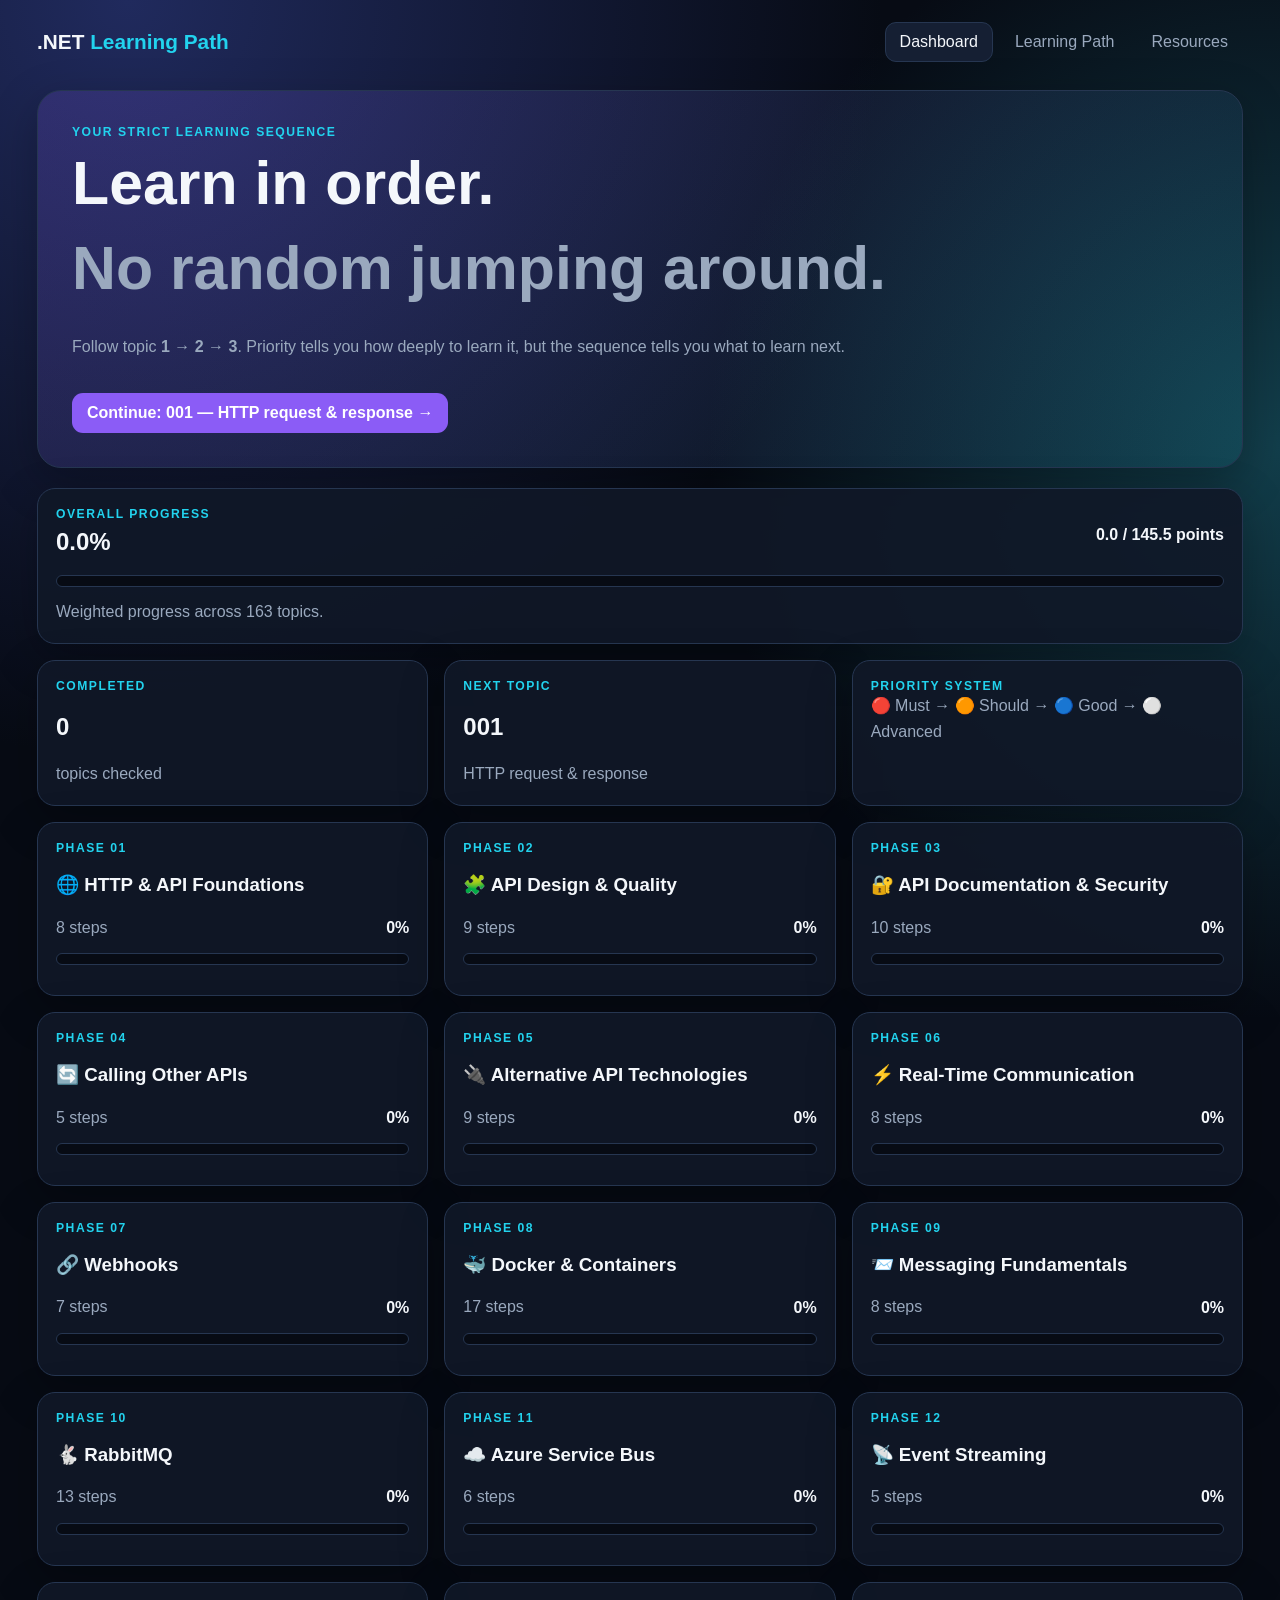
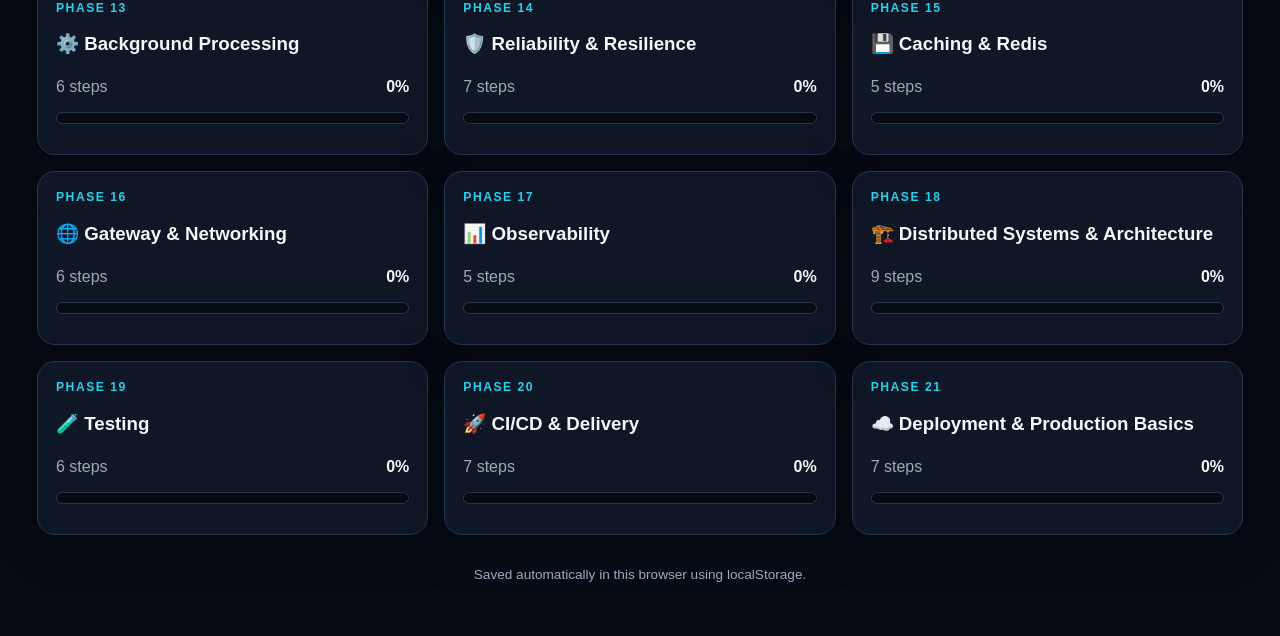
<file: index.html>
<!doctype html><html lang="en"><head><meta charset="UTF-8"><meta name="viewport" content="width=device-width,initial-scale=1"><title>.NET Backend Learning Path</title><link rel="stylesheet" href="css/style.css"></head><body data-page="home"><main class="shell" id="app"></main><script src="js/data.js"></script><script src="js/app.js"></script></body></html>
</file>
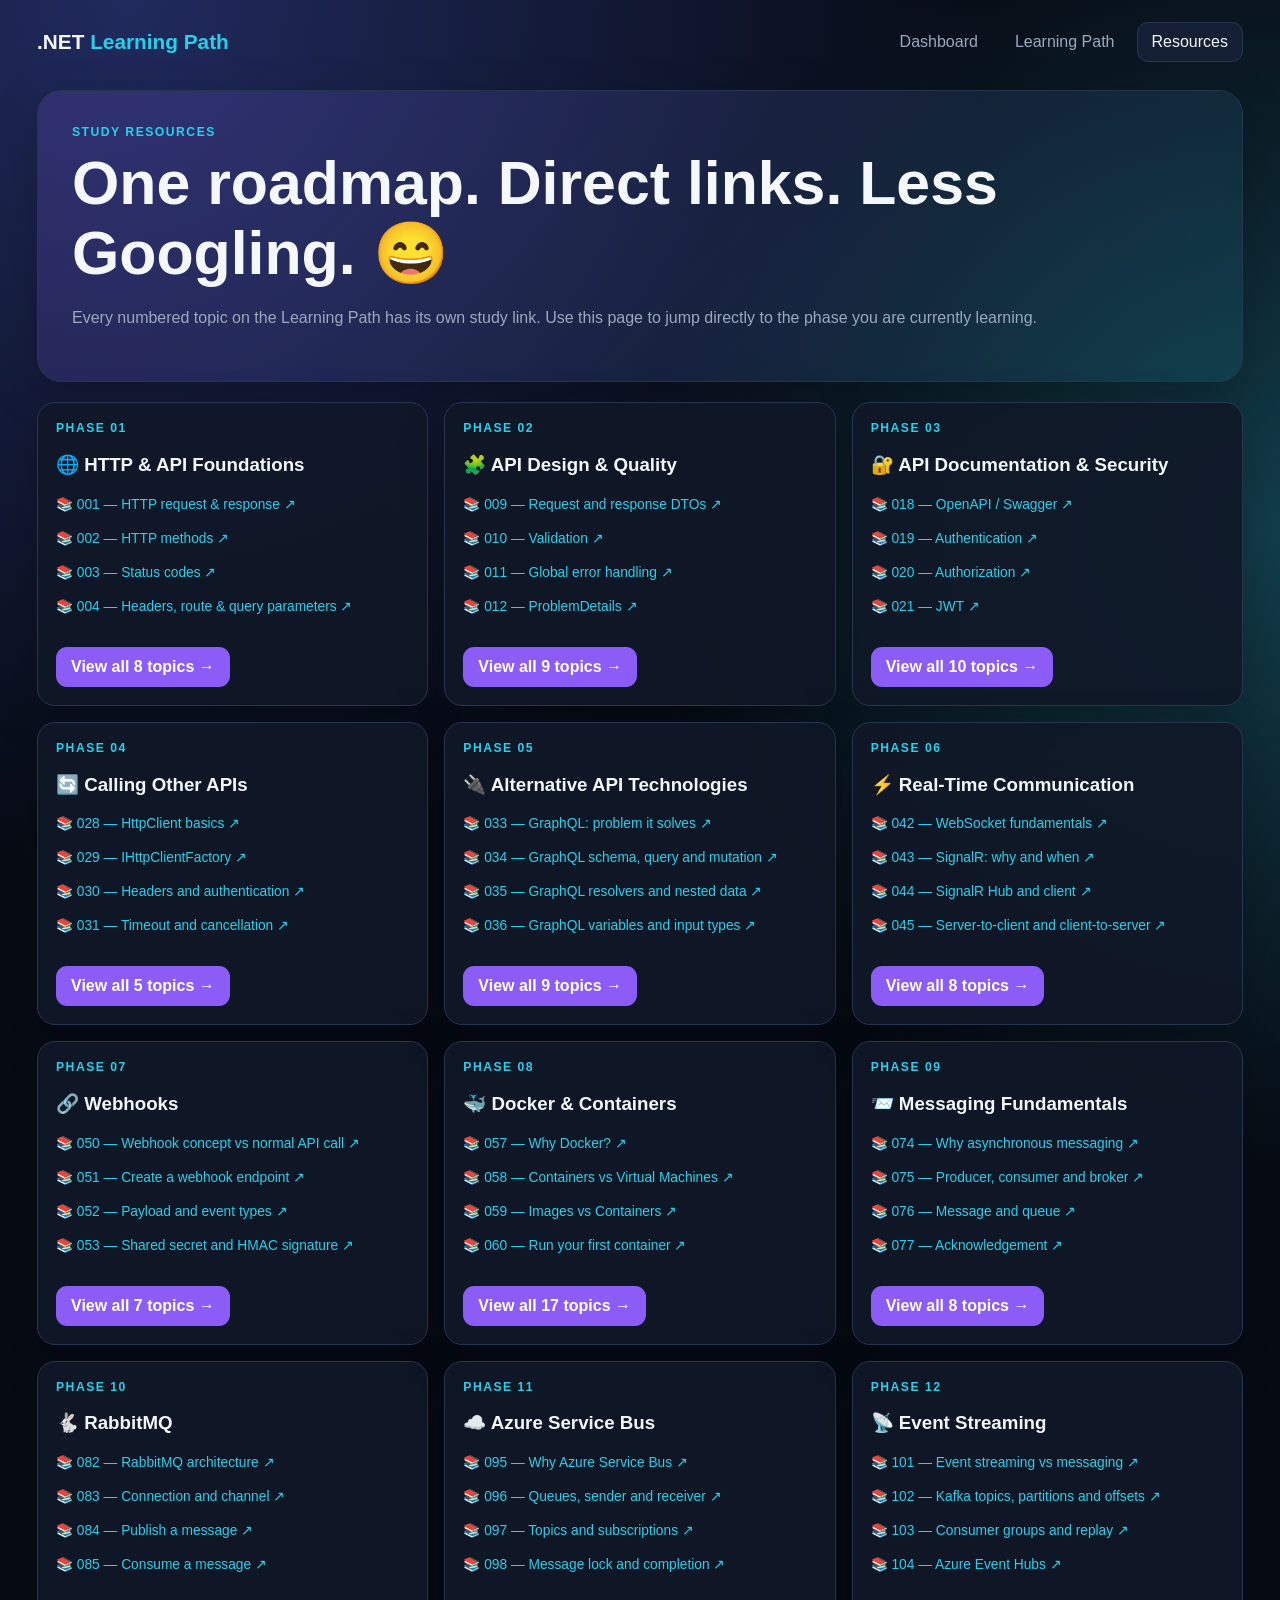
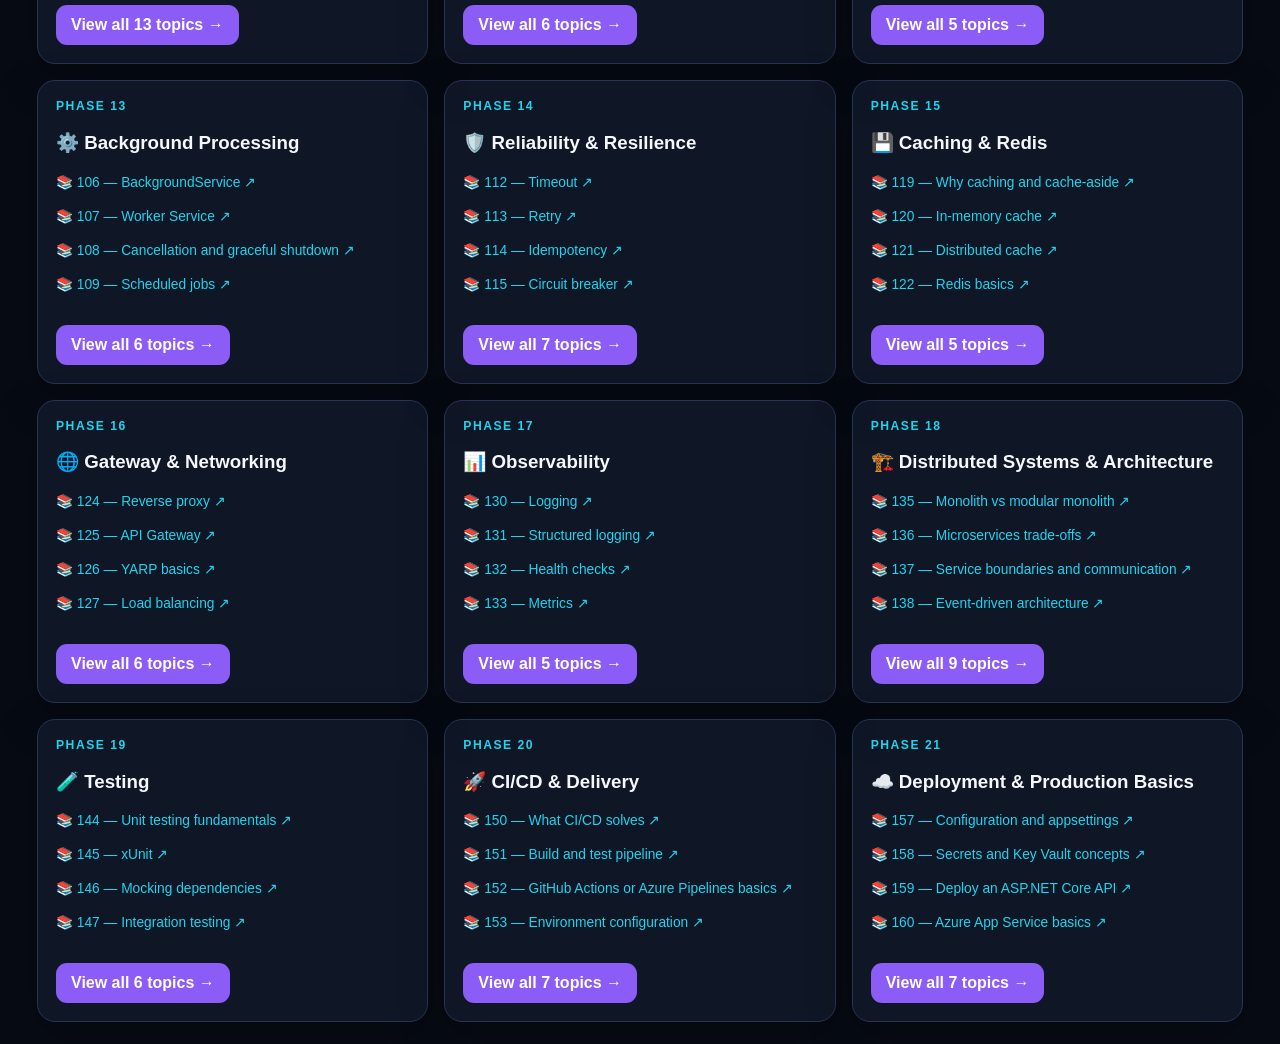
<file: resources.html>
<!doctype html><html lang="en"><head><meta charset="UTF-8"><meta name="viewport" content="width=device-width,initial-scale=1"><title>Resources</title><link rel="stylesheet" href="css/style.css"></head><body data-page="resources"><main class="shell" id="app"></main><script src="js/data.js"></script><script src="js/app.js"></script></body></html>
</file>
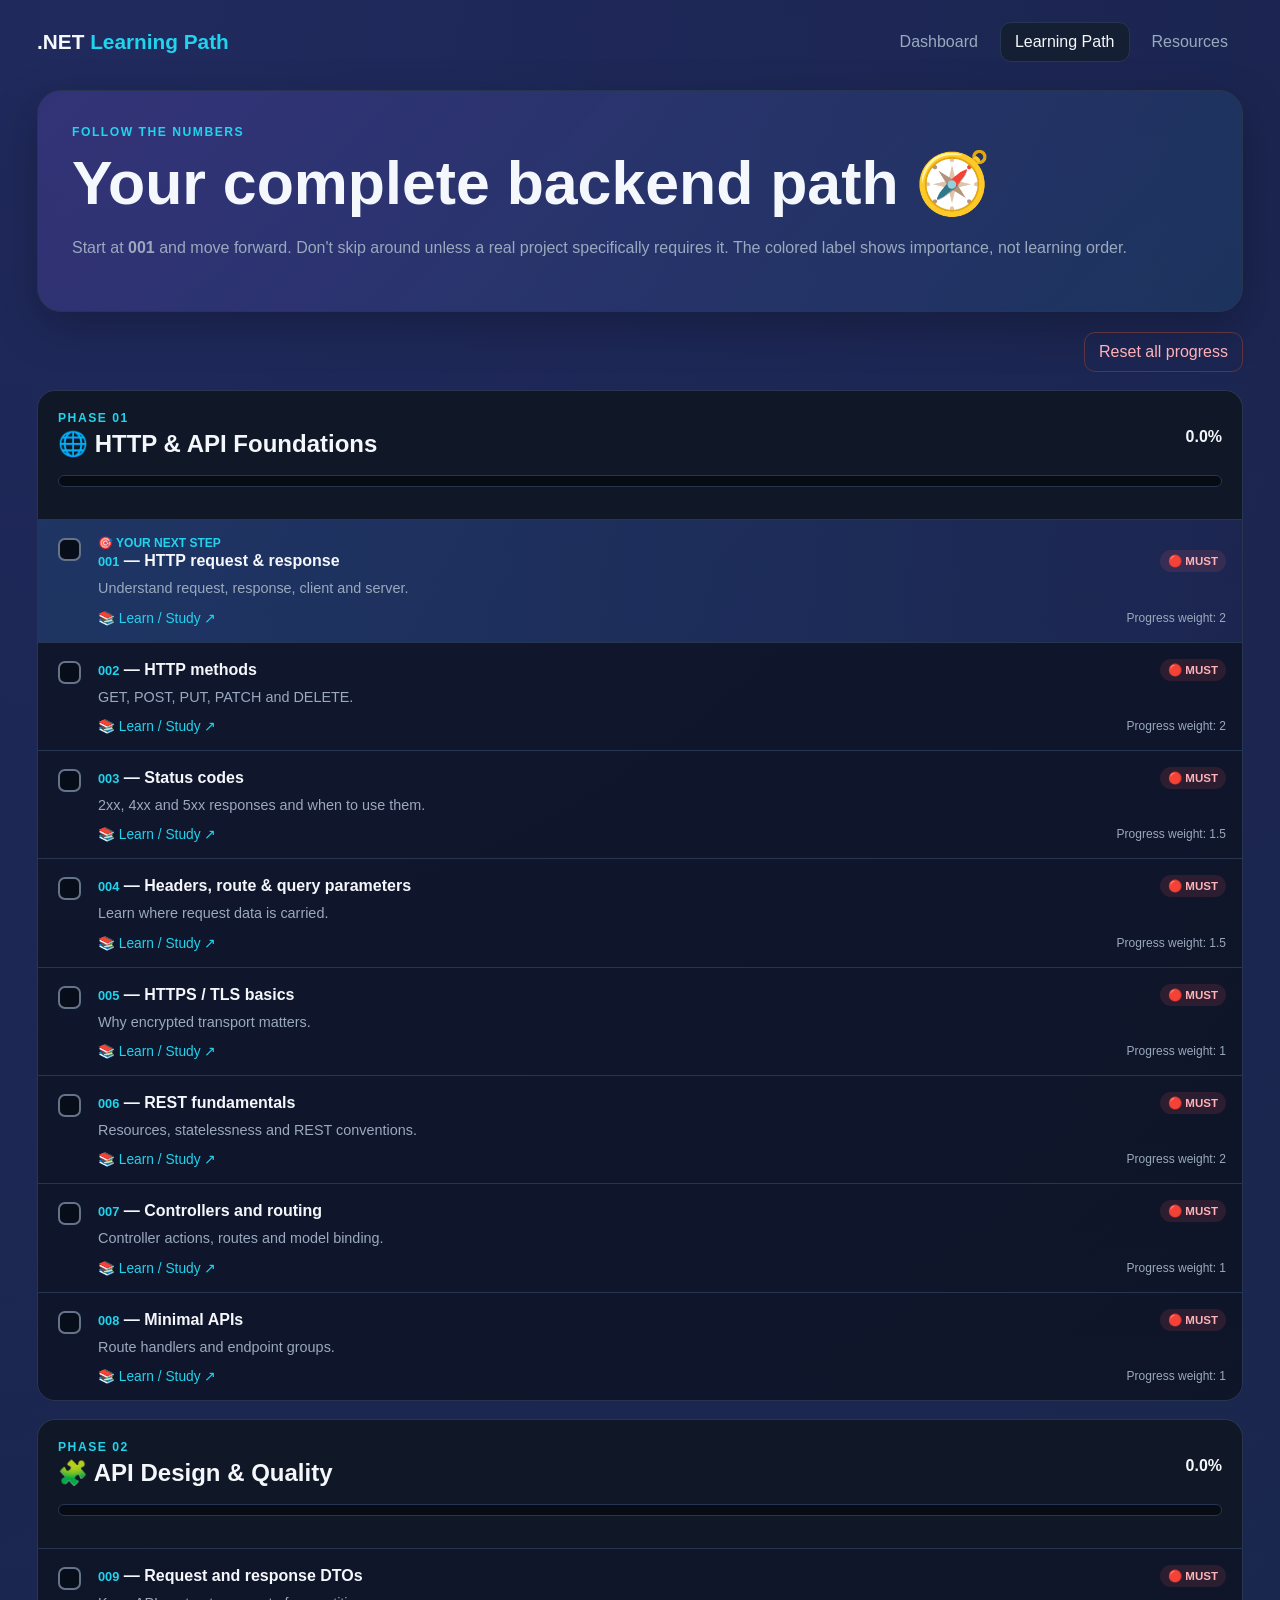
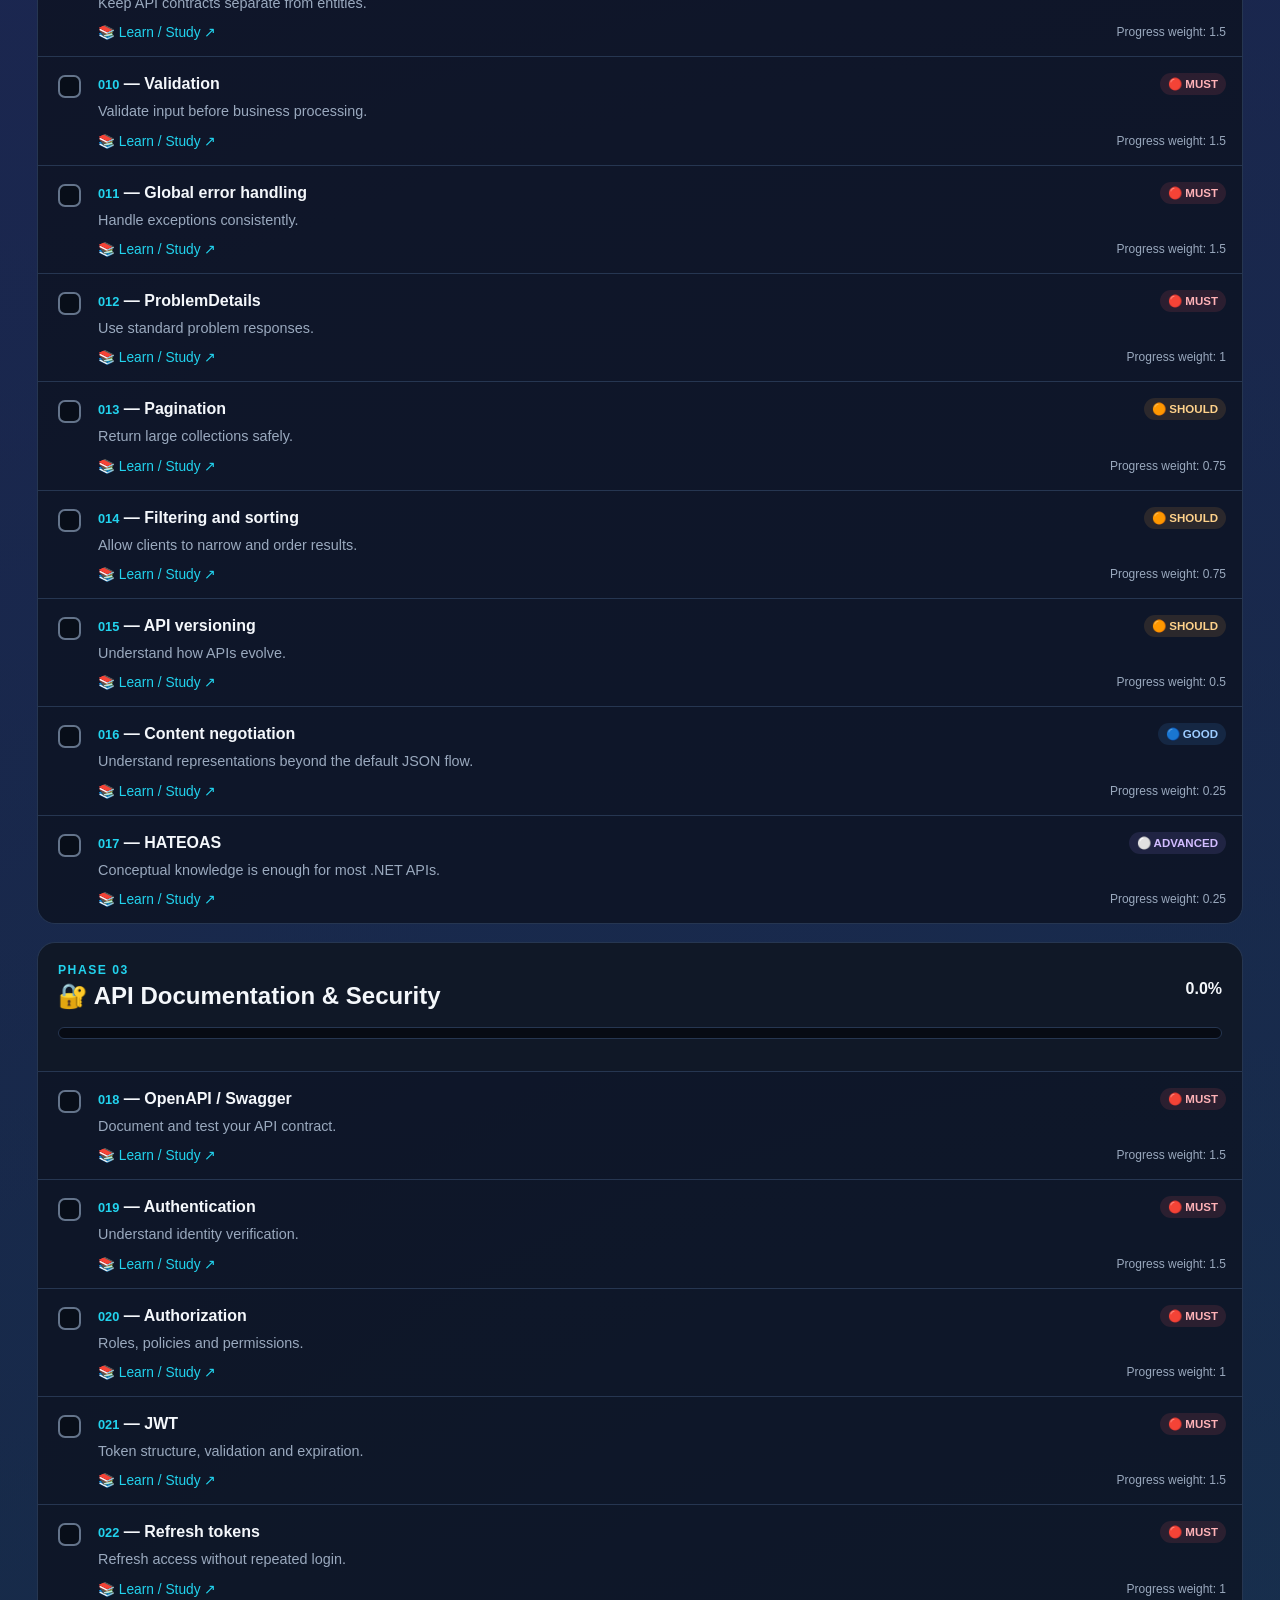
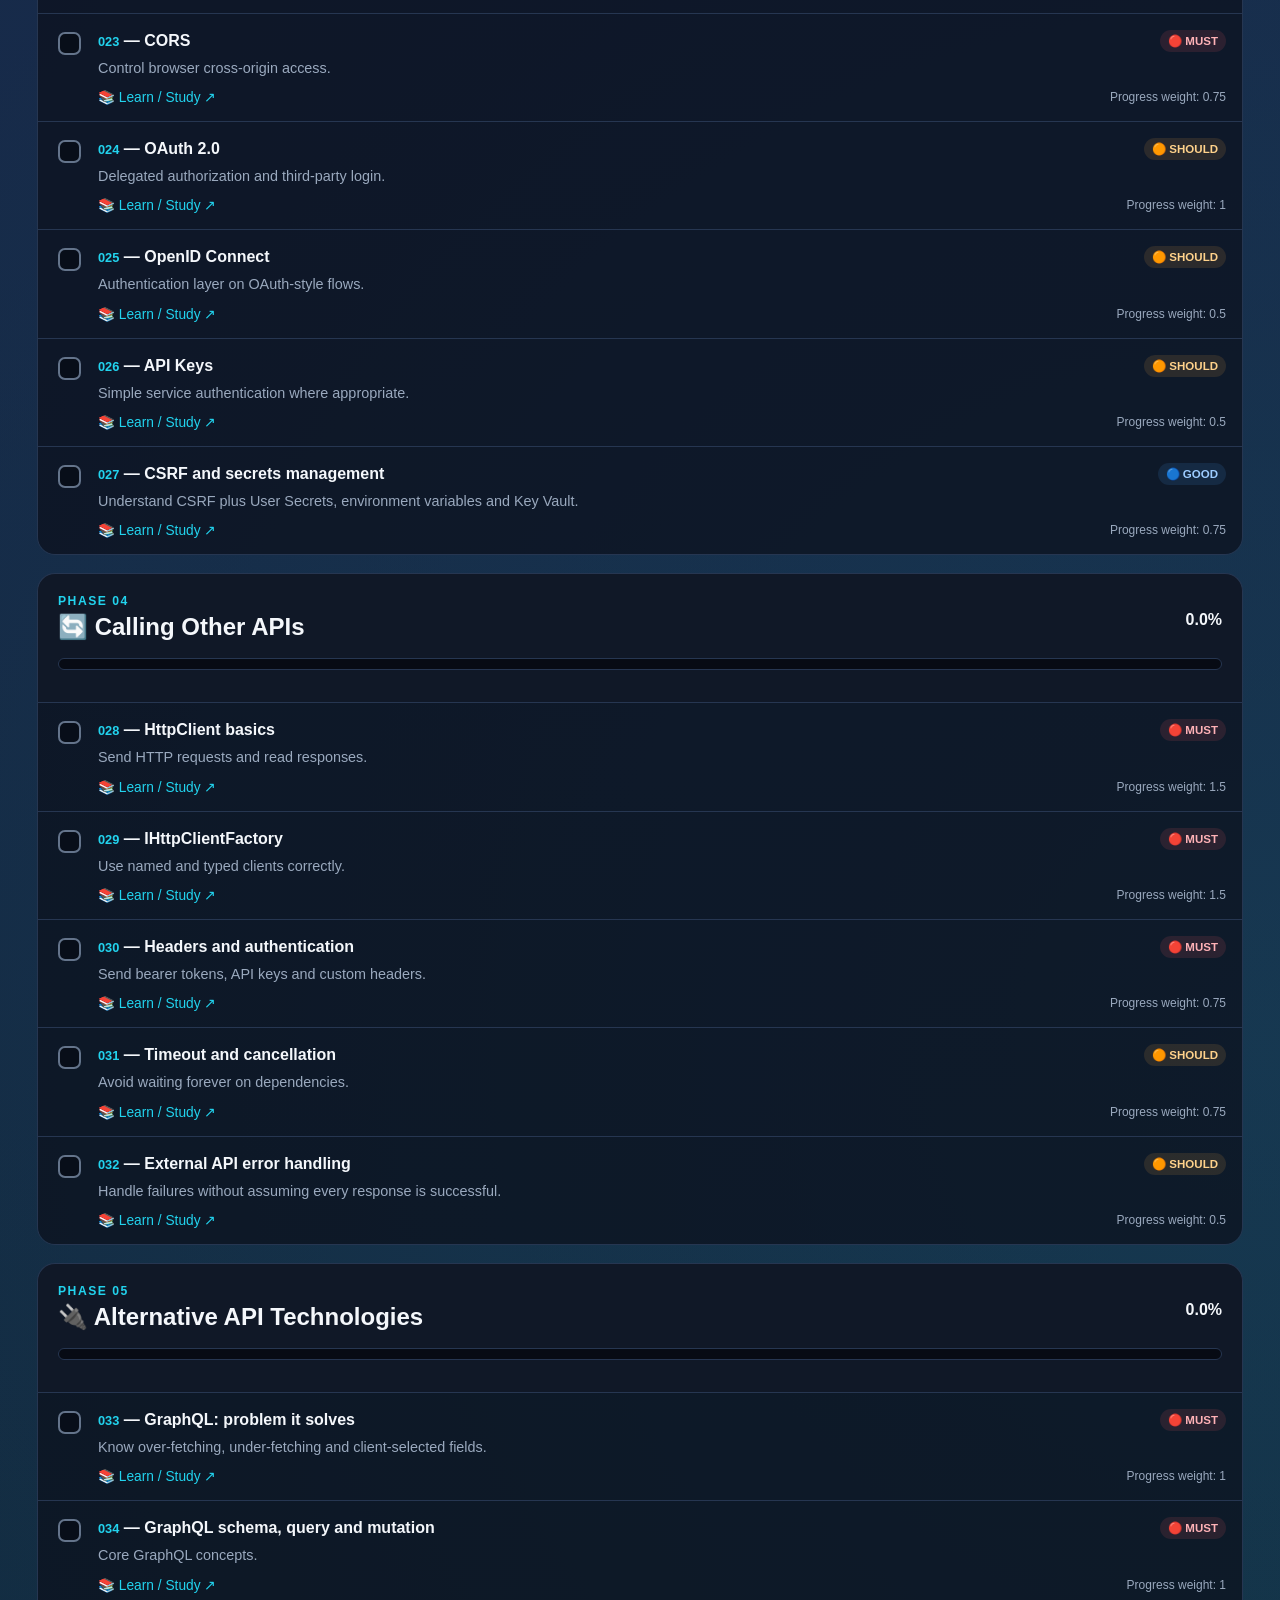
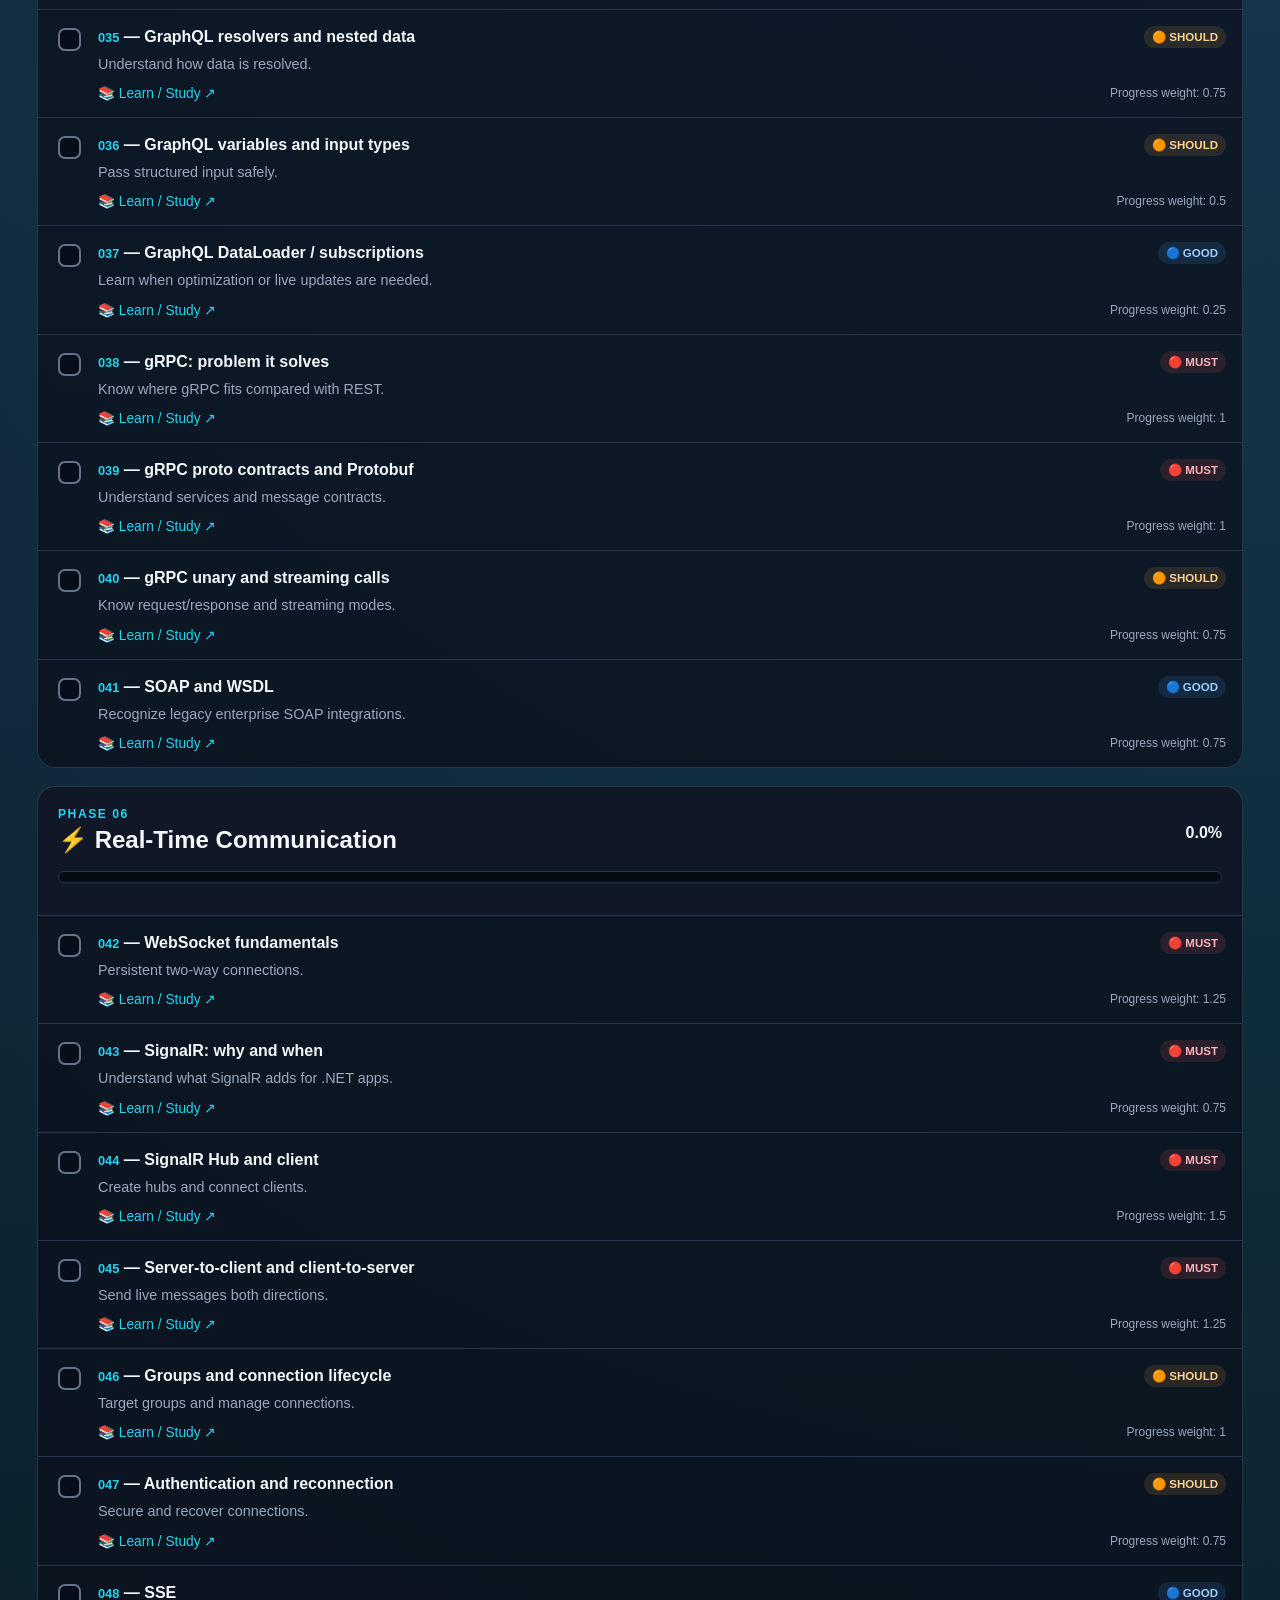
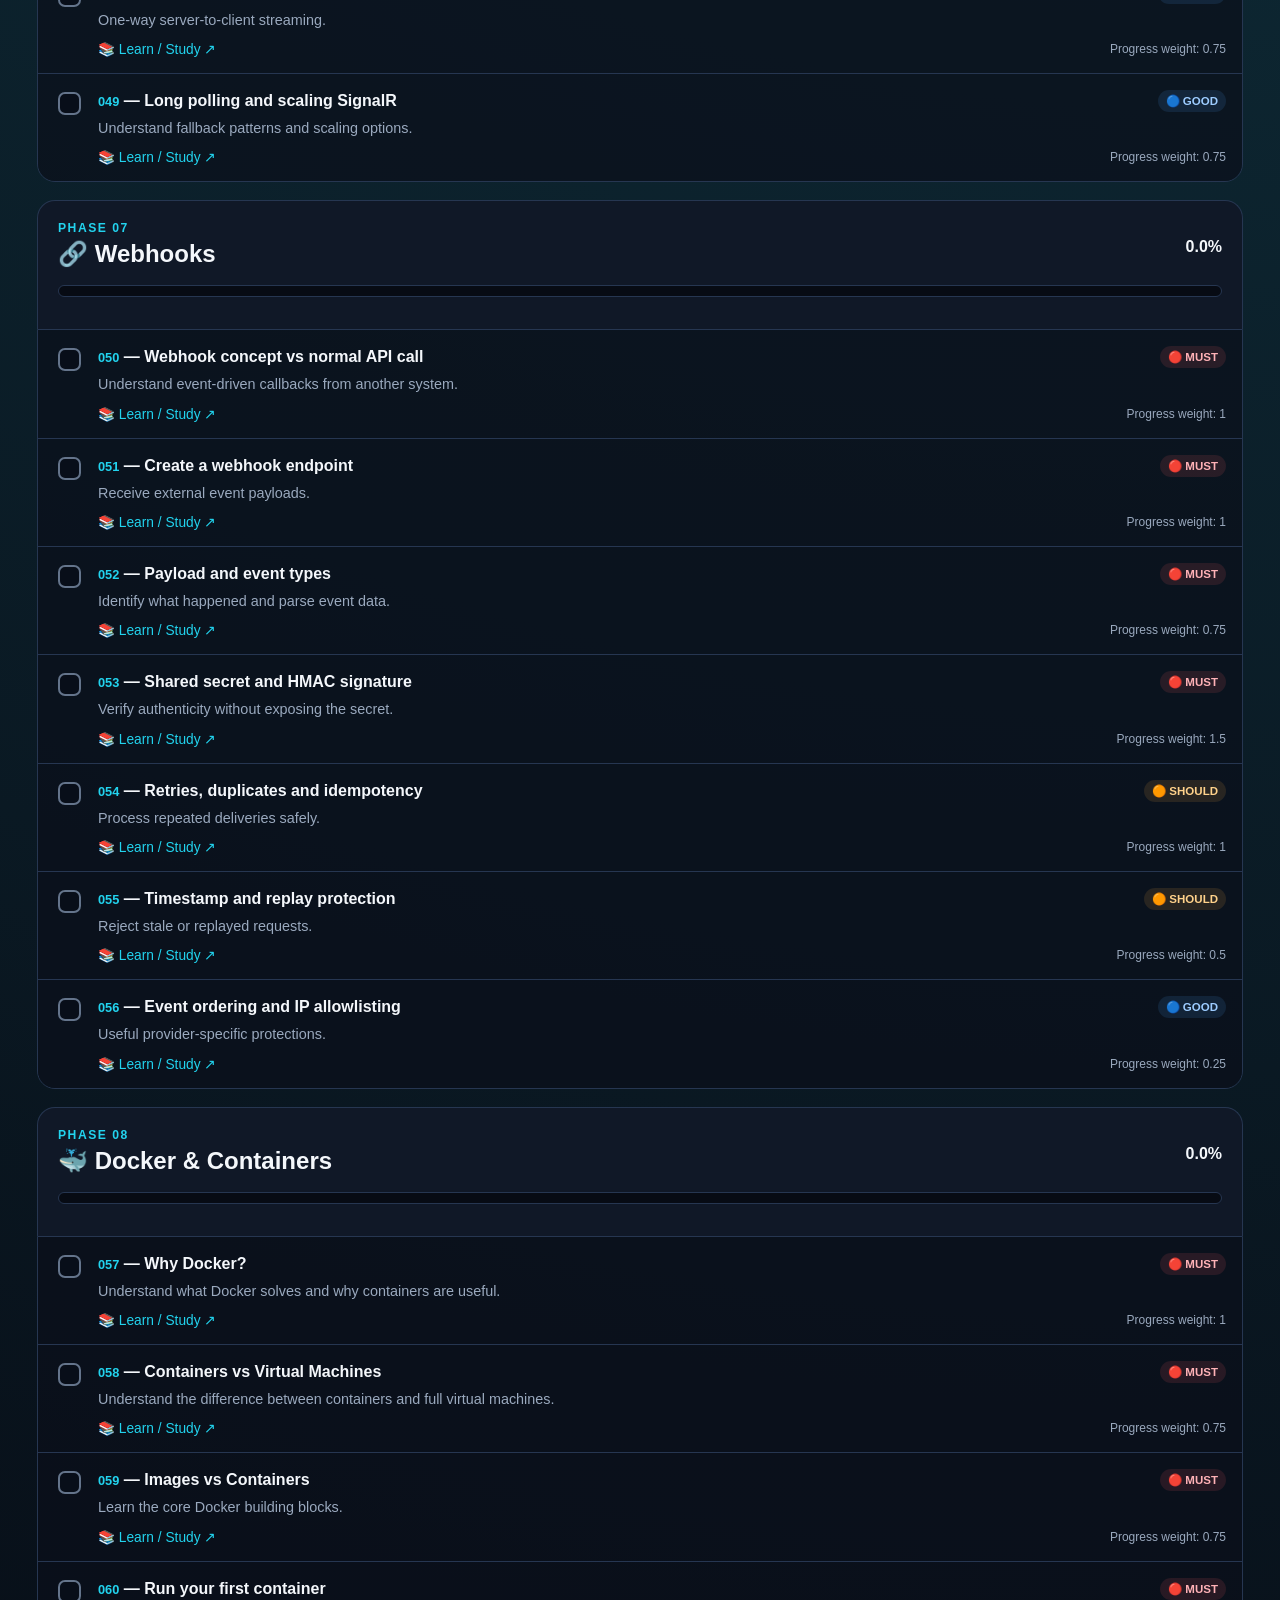
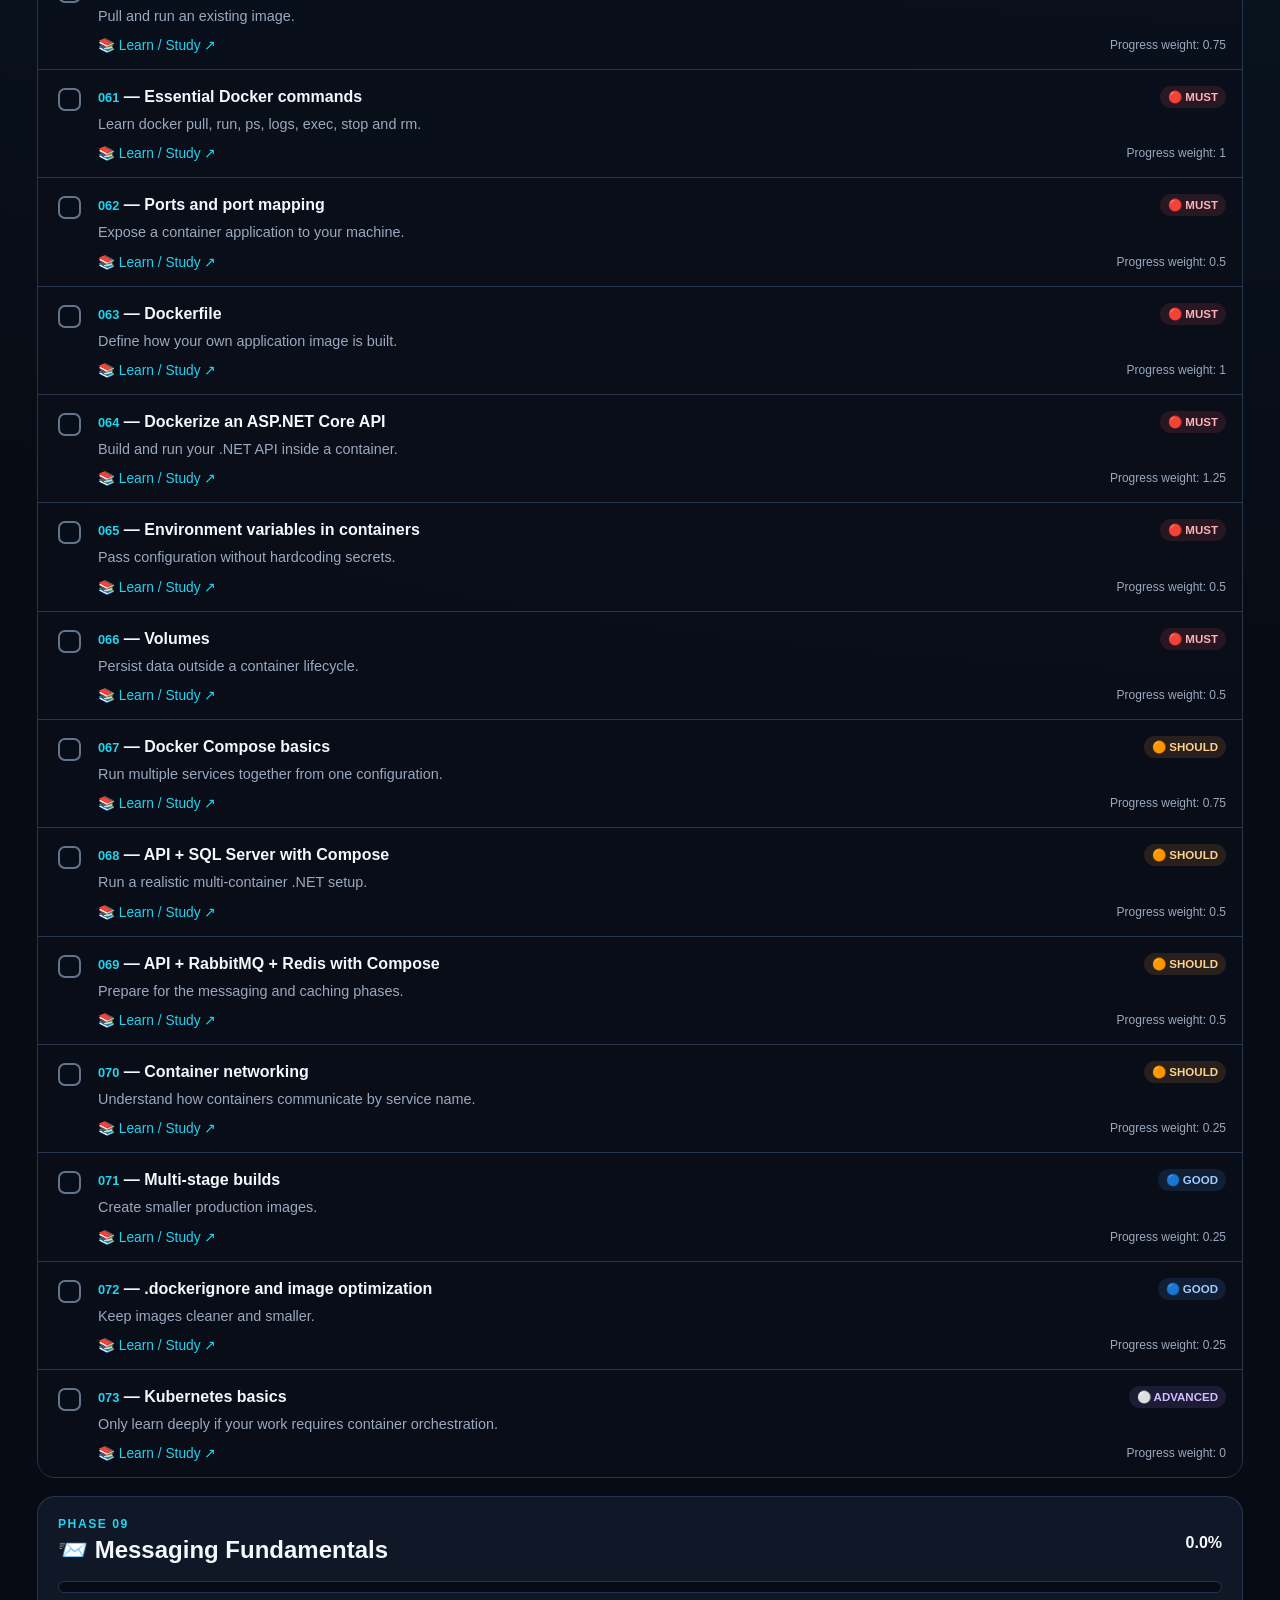
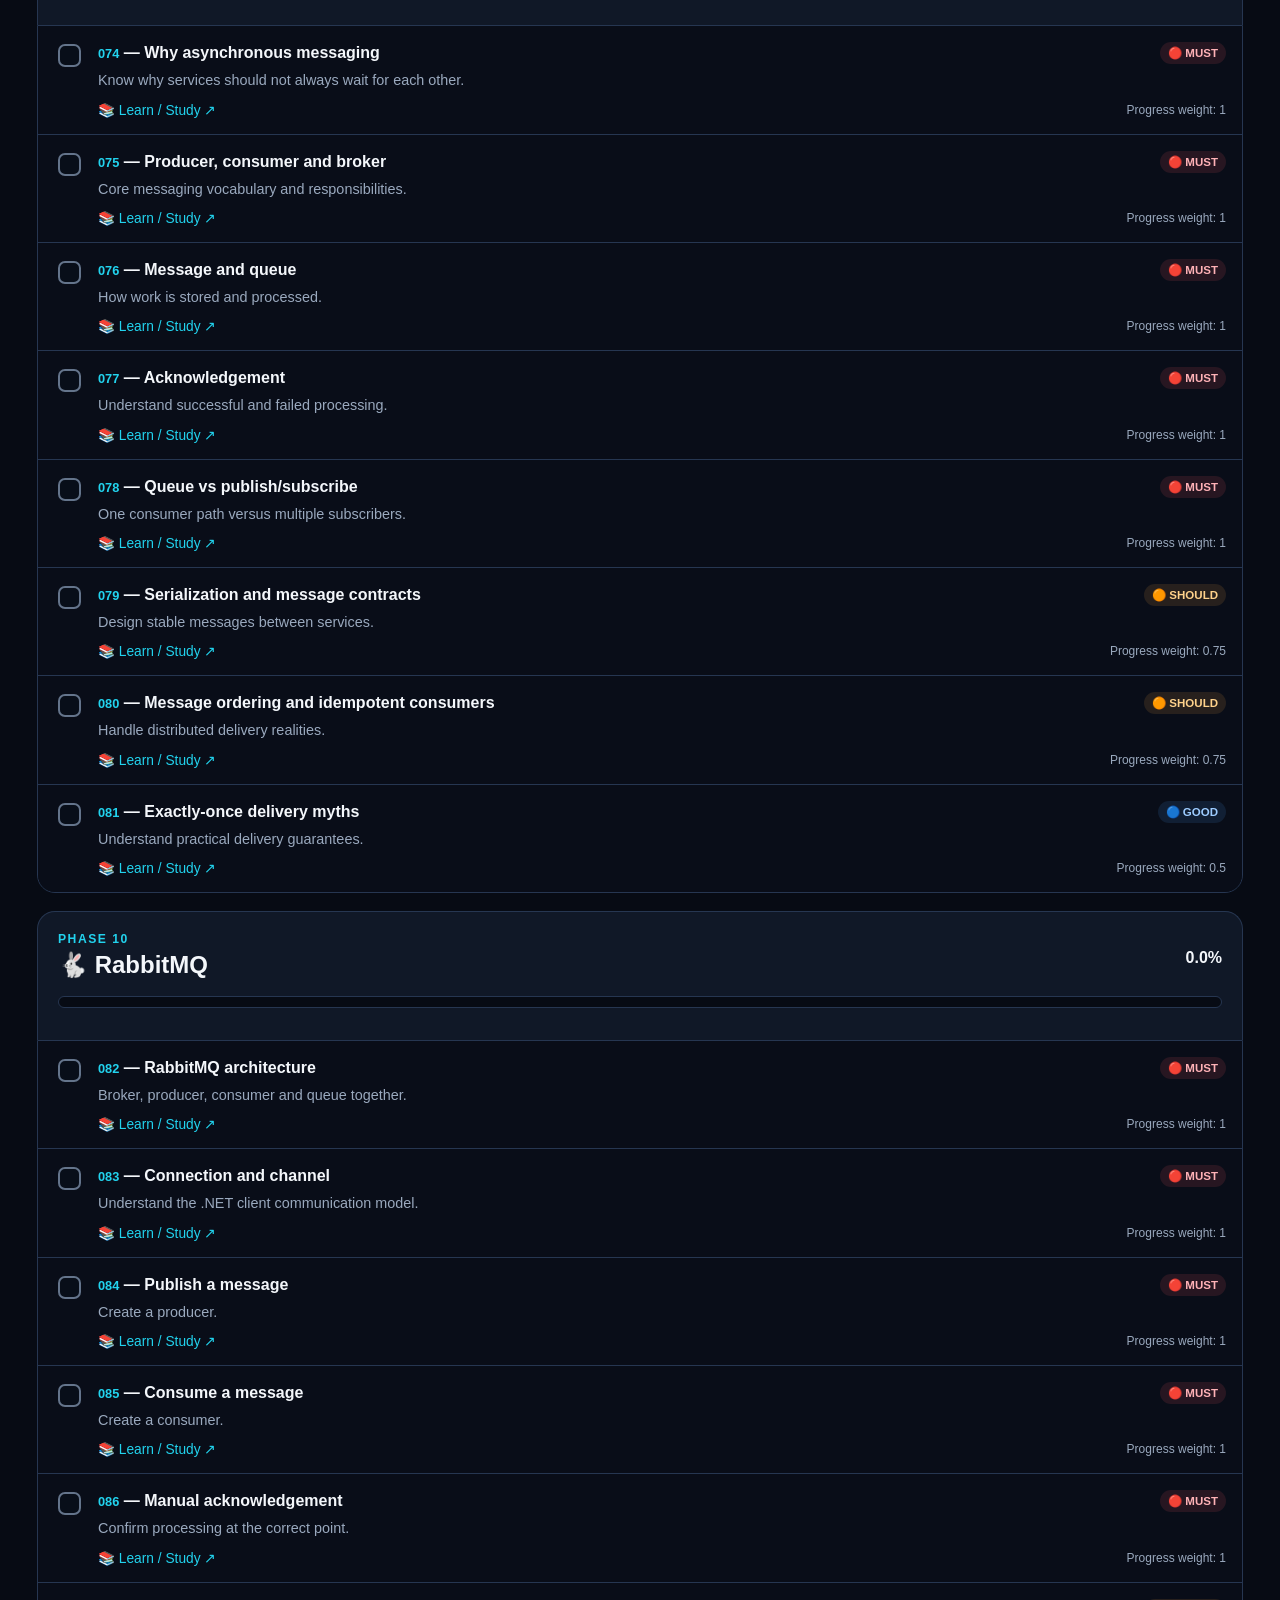
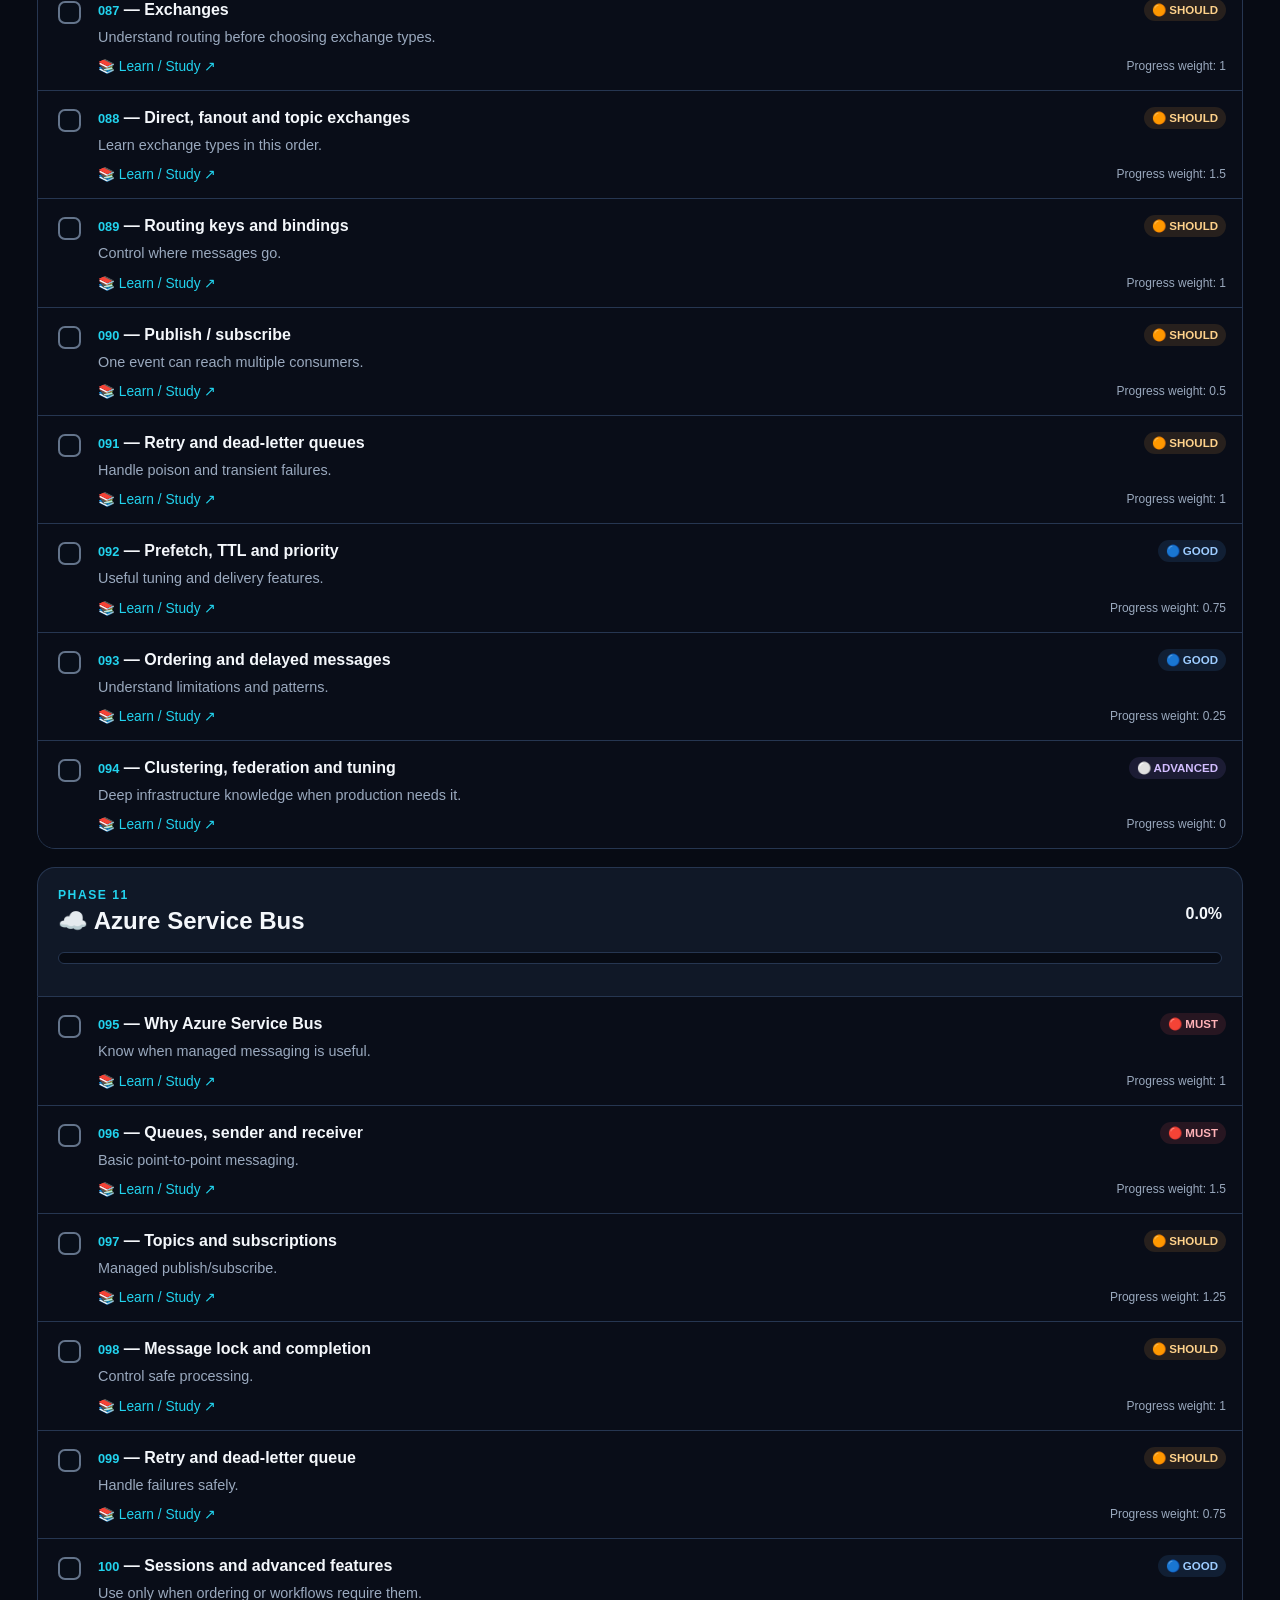
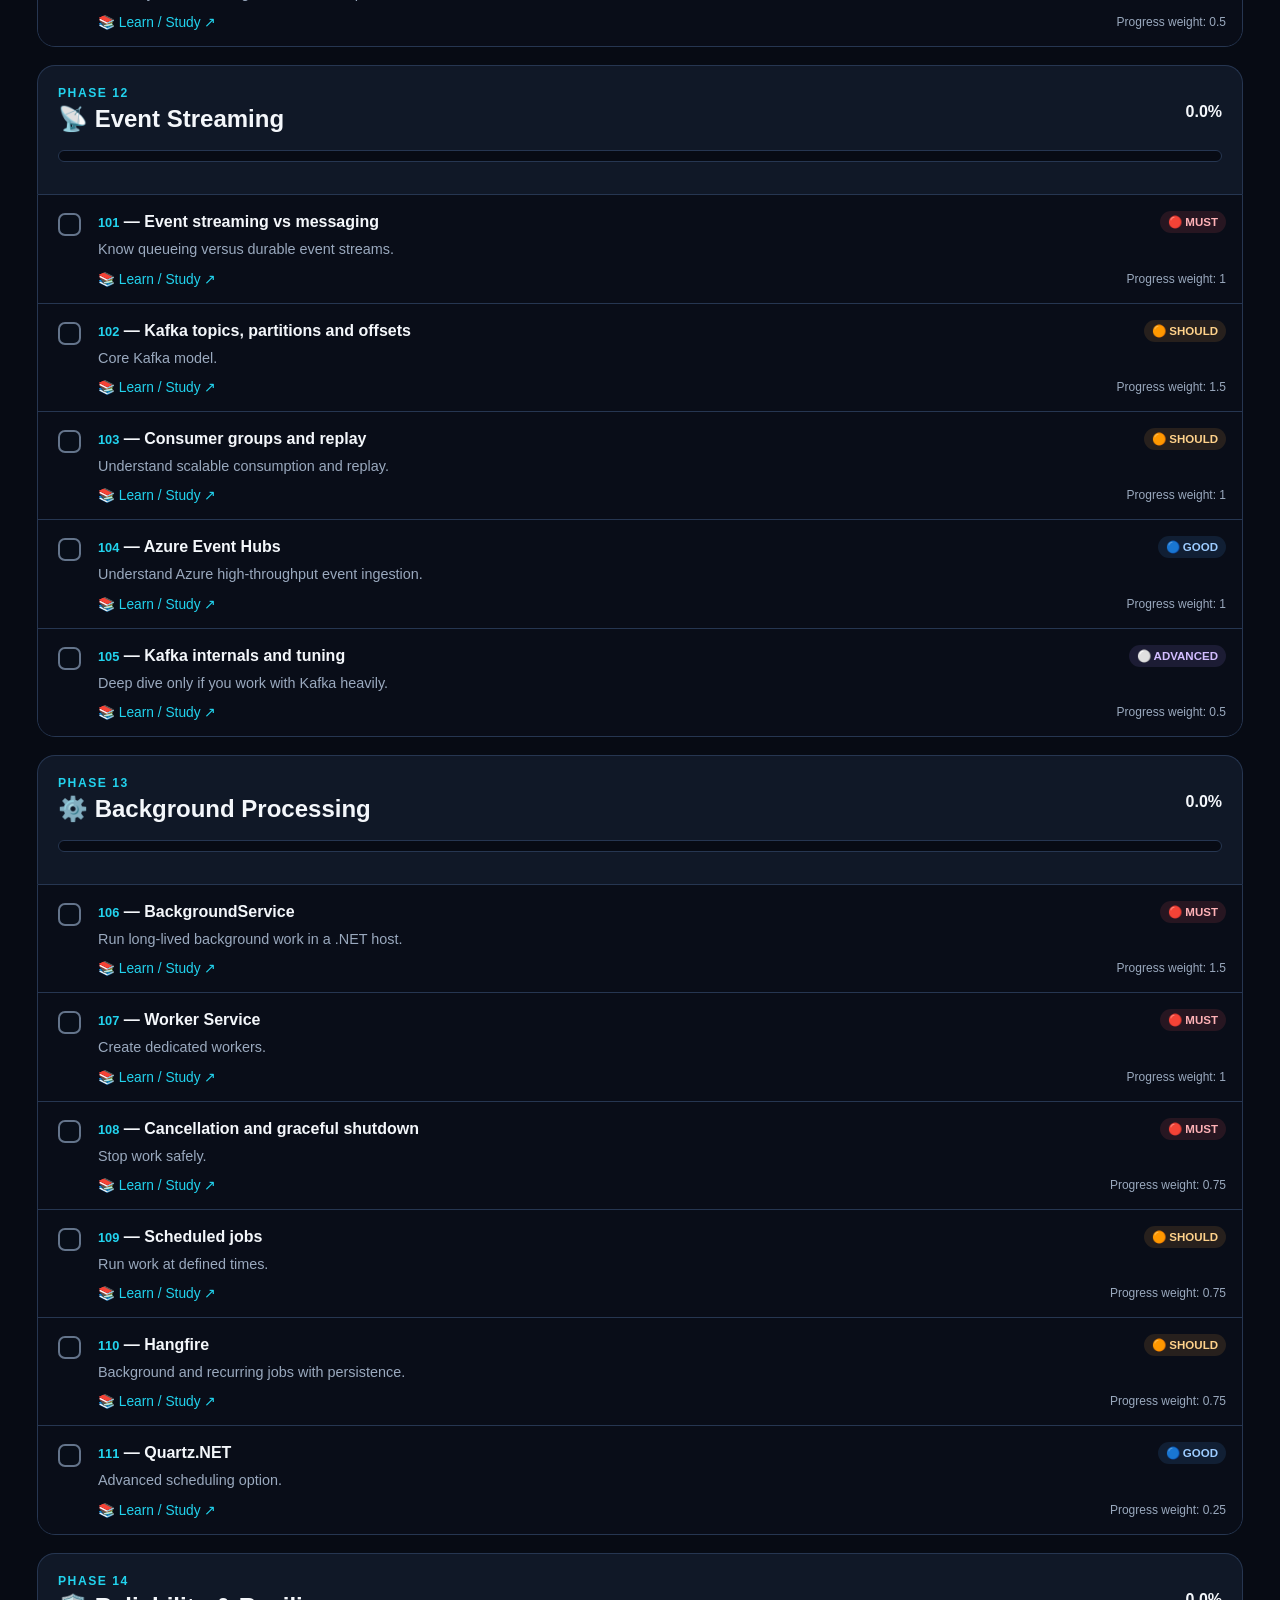
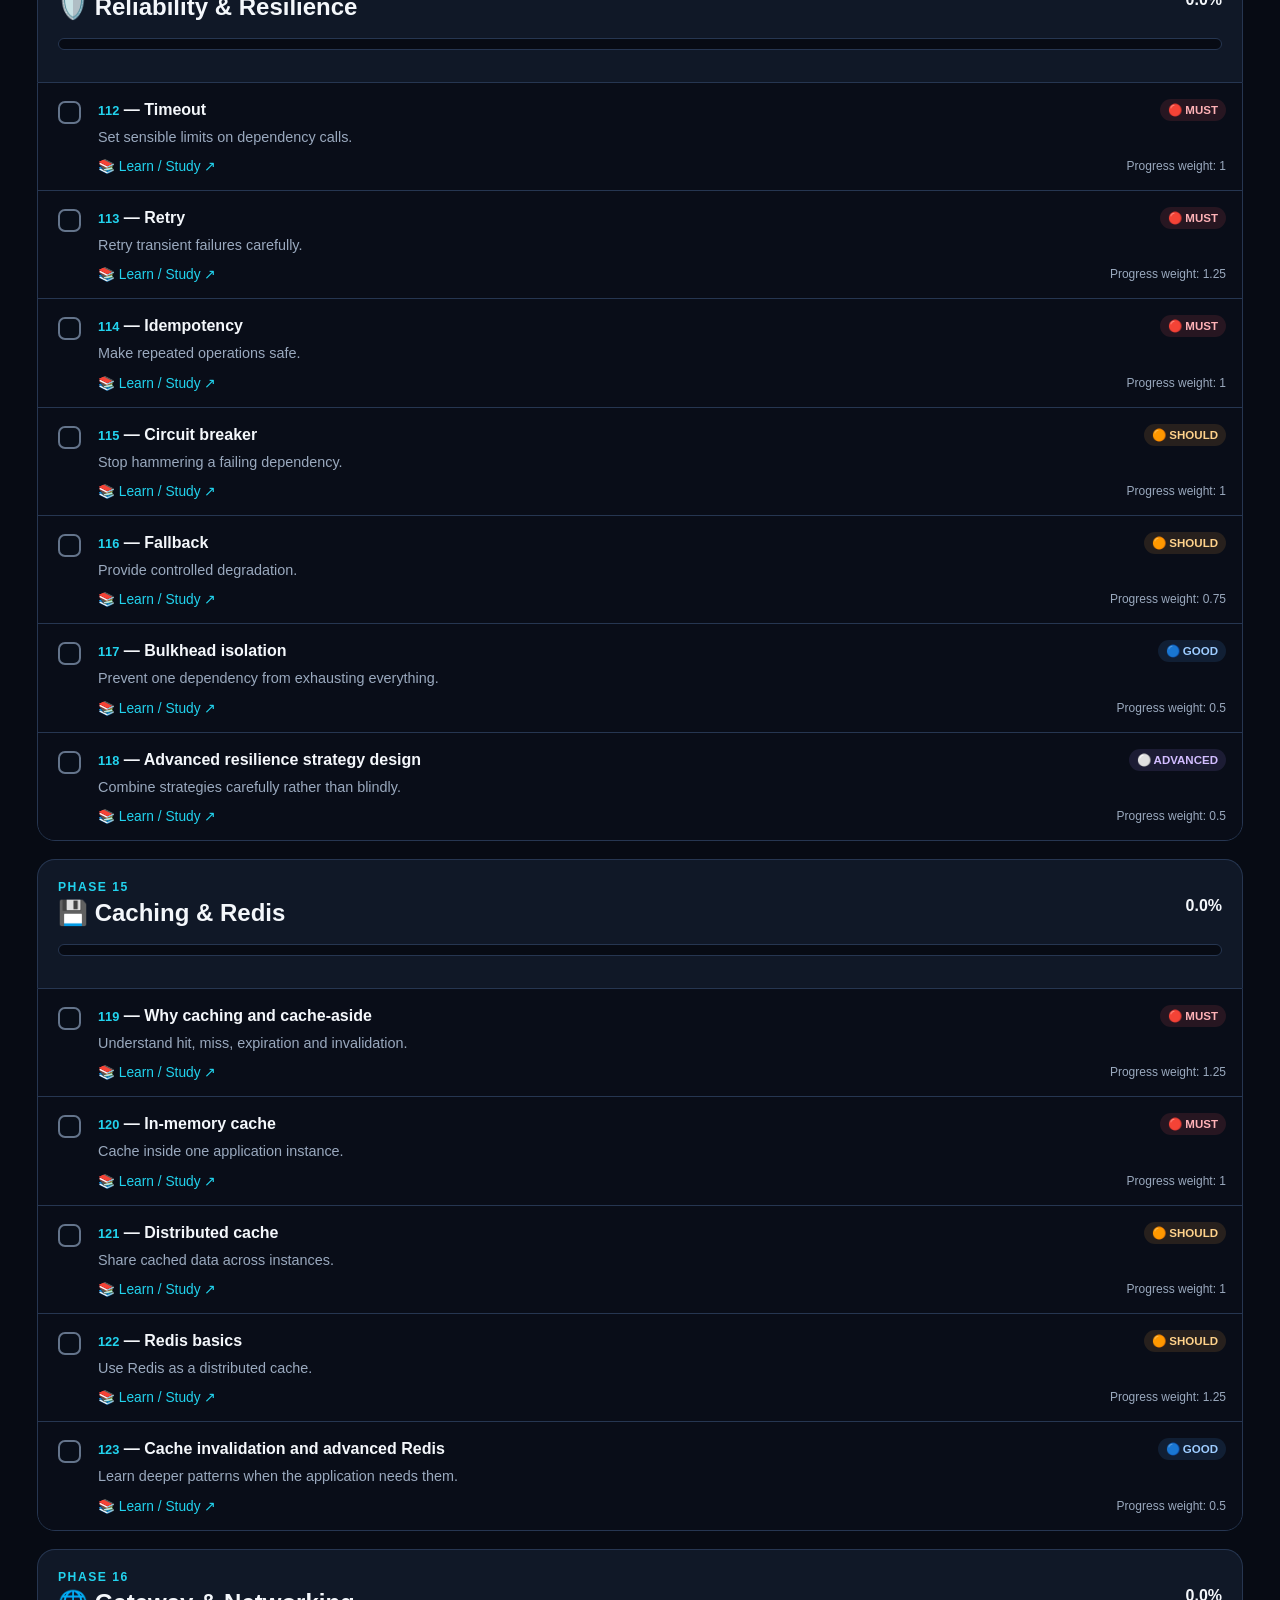
<file: roadmap.html>
<!doctype html><html lang="en"><head><meta charset="UTF-8"><meta name="viewport" content="width=device-width,initial-scale=1"><title>Learning Path</title><link rel="stylesheet" href="css/style.css"></head><body data-page="path"><main class="shell" id="app"></main><script src="js/data.js"></script><script src="js/app.js"></script></body></html>
</file>
<file: css/style.css>
:root{--bg:#070b14;--panel:#101827;--panel2:#151f33;--text:#f4f7fb;--muted:#9aa9be;--line:#263651;--accent:#8b5cf6;--cyan:#22d3ee;--green:#2dd37d;--must:#ff5964;--should:#ffae42;--good:#4da3ff;--advanced:#a78bfa}
*{box-sizing:border-box}body{margin:0;background:radial-gradient(circle at 10% 0,#202a5d 0,transparent 30%),radial-gradient(circle at 100% 20%,#123e4b 0,transparent 26%),var(--bg);font-family:Inter,Segoe UI,Arial,sans-serif;color:var(--text)}a{text-decoration:none;color:inherit}.shell{max-width:1250px;margin:auto;padding:22px}.top{display:flex;justify-content:space-between;align-items:center;gap:15px;margin-bottom:28px}.brand{font-weight:900;font-size:1.3rem}.brand span{color:var(--cyan)}.nav{display:flex;gap:7px;flex-wrap:wrap}.nav a,.btn{padding:10px 14px;border:1px solid transparent;border-radius:11px;background:transparent;color:var(--muted);cursor:pointer;font:inherit}.nav a:hover,.nav .active,.btn:hover{background:var(--panel2);border-color:var(--line);color:var(--text)}
.hero,.card{background:rgba(16,24,39,.9);border:1px solid var(--line);box-shadow:0 15px 45px rgba(0,0,0,.25)}.hero{padding:34px;border-radius:24px;margin-bottom:20px;background:linear-gradient(135deg,rgba(139,92,246,.18),rgba(34,211,238,.08))}.eyebrow{text-transform:uppercase;letter-spacing:1.5px;color:var(--cyan);font-weight:800;font-size:.76rem}.hero h1{font-size:clamp(2rem,5vw,3.8rem);margin:9px 0}.hero p,.muted{color:var(--muted);line-height:1.65}.grid{display:grid;grid-template-columns:repeat(12,1fr);gap:16px}.card{border-radius:18px;padding:18px}.overall{grid-column:span 12}.stat,.phase-card{grid-column:span 4}.phase-card:hover{transform:translateY(-3px);border-color:#536887}.row{display:flex;justify-content:space-between;gap:12px;align-items:center}.progress{height:12px;border-radius:99px;background:#070b14;border:1px solid #263651;overflow:hidden;margin:12px 0}.progress div{height:100%;background:linear-gradient(90deg,var(--accent),var(--cyan));transition:width .3s}.priority{font-size:.72rem;font-weight:800;padding:4px 8px;border-radius:99px;white-space:nowrap}.must{color:#ffb2b7;background:rgba(255,89,100,.12)}.should{color:#ffd28b;background:rgba(255,174,66,.12)}.good{color:#9dccff;background:rgba(77,163,255,.12)}.advanced{color:#d2bdff;background:rgba(167,139,250,.12)}
.phase{margin-top:18px}.phase-head{padding:20px;border-radius:18px 18px 0 0;background:var(--panel);border:1px solid var(--line);border-bottom:0}.topic-list{border:1px solid var(--line);border-radius:0 0 18px 18px;overflow:hidden}.topic{display:flex;gap:14px;padding:16px;border-top:1px solid var(--line);background:rgba(10,15,26,.7)}.topic:first-child{border-top:0}.topic:hover{background:#121d30}.topic-main{flex:1}.topic-title{font-weight:800}.topic-desc{font-size:.9rem;color:var(--muted);line-height:1.55;margin-top:5px}.meta{display:flex;justify-content:space-between;align-items:center;gap:10px;margin-top:10px;flex-wrap:wrap}.resource{color:var(--cyan);font-size:.86rem}.number{font-weight:900;color:var(--cyan);font-size:.8rem}.weight{font-size:.75rem;color:var(--muted)}
input[type=checkbox]{appearance:none;width:23px;height:23px;border:2px solid #64748b;border-radius:7px;background:#080e19;cursor:pointer;flex:none;margin-top:2px}input[type=checkbox]:checked{background:var(--green);border-color:var(--green);position:relative}input[type=checkbox]:checked:after{content:"✓";color:#062714;font-weight:900;position:absolute;left:4px;top:-1px}.done .topic-title{text-decoration:line-through;color:var(--muted)}
.next{border-color:rgba(34,211,238,.65)!important;background:linear-gradient(90deg,rgba(34,211,238,.08),transparent)!important}.next-label{color:var(--cyan);font-size:.75rem;font-weight:900}.continue{display:inline-block;margin-top:16px;background:var(--accent);color:white;border-radius:11px;padding:11px 15px;font-weight:800}.continue:hover{filter:brightness(1.1)}.actions{display:flex;justify-content:flex-end;margin:14px 0}.danger{color:#ffb1b6;border-color:#5d3540}.footer{text-align:center;color:var(--muted);padding:32px 0;font-size:.85rem}
@media(max-width:850px){.stat,.phase-card{grid-column:span 6}}@media(max-width:600px){.shell{padding:14px}.top{align-items:flex-start;flex-direction:column}.stat,.phase-card{grid-column:span 12}.hero{padding:24px}.topic{padding:13px}.meta{align-items:flex-start}}
</file>
